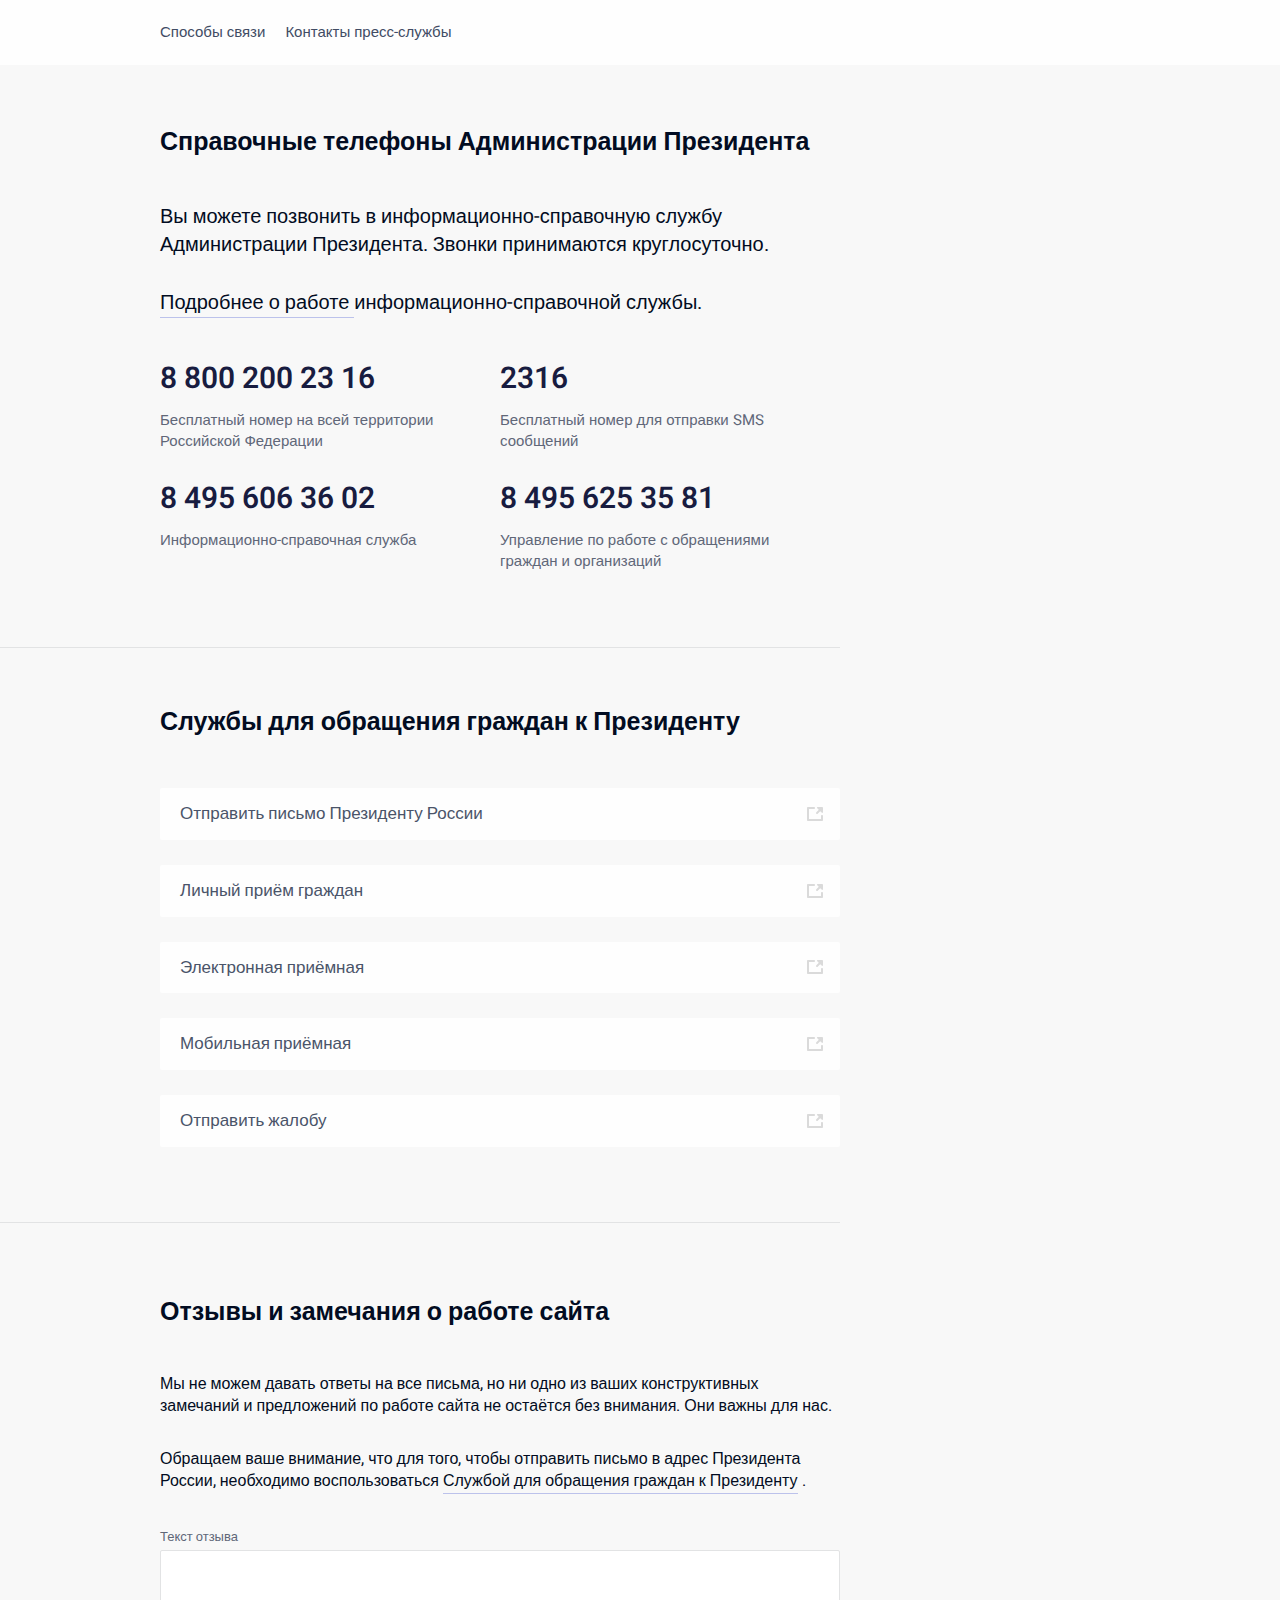
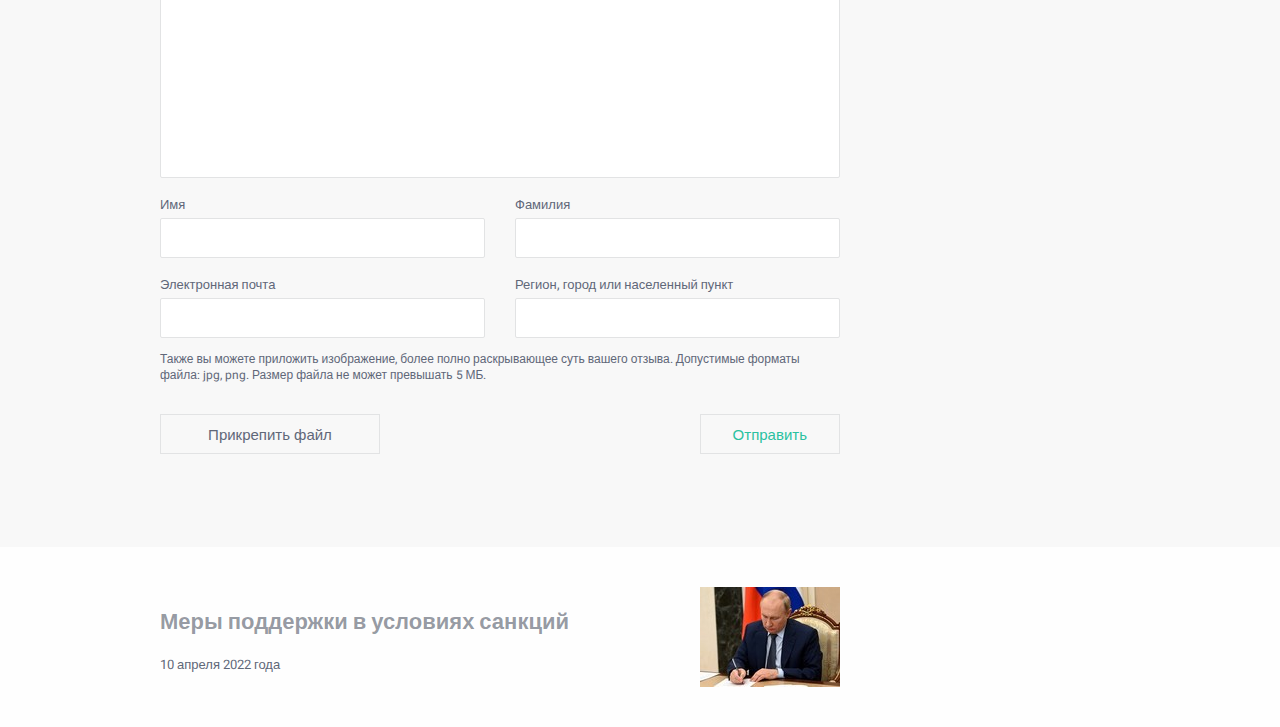
<file: index.html>
<!DOCTYPE html>
<html lang="ru">
<head>
    <meta charset="UTF-8">
    <meta http-equiv="X-UA-Compatible" content="IE=edge">
    <meta name="viewport" content="width=device-width, initial-scale=1.0">
    <title>Контакты</title>

    <link rel="stylesheet" href="./css/main.css">

    <link rel="preconnect" href="https://fonts.googleapis.com">
    <link rel="preconnect" href="https://fonts.gstatic.com" crossorigin>
    <link href="https://fonts.googleapis.com/css2?family=Heebo:wght@100;200;300;400;500;600&display=swap" rel="stylesheet">
</head>
<body>

    <div class="top-block">
        <div class="top-block__container">
            <ul>
                <li><a href="./index.html">Способы связи</a></li>
                <li><a href="./press.html">Контакты пресс-службы</a></li>
            </ul>
        </div>
    </div>

    <main class="contacts-page">
        <div class="contacts-page__container">

            <section class="contacts">
    
                <div class="contacts__title">
                    <h2 class="main-title">Справочные телефоны Администрации Президента</h2>
                </div>
    
                <div class="contacts__text">
                    <p>Вы можете позвонить в информационно-справочную службу Администрации Президента. Звонки принимаются круглосуточно.</p>
                    <p> <a href="#">Подробнее о работе </a>информационно-справочной службы.</p>
                </div>
    
                <div class="contacts__row">
                    <div class="contacts-item">
                        <a href="tel:88002002316" rel="contact" itemprop="telephone">8&nbsp;800&nbsp;200&nbsp;23&nbsp;16</a>
                        <p>Бесплатный номер на всей территории Российской Федерации</p>
                    </div>
                    <div class="contacts-item">
                        <a href="sms:2316" rel="contact" itemprop="telephone">2316</a>
                        <p>Бесплатный номер для отправки SMS сообщений</p>
                    </div>
                    <div class="contacts-item">
                        <a href="tel:+74956063602" rel="contact" itemprop="telephone">8&nbsp;495&nbsp;606&nbsp;36&nbsp;02</a>
                        <p>Информационно-справочная служба</p>
                    </div>
                    <div class="contacts-item">
                        <a href="tel:+74956253581" rel="contact" itemprop="telephone">8&nbsp;495&nbsp;625&nbsp;35&nbsp;81</a>
                        <p>Управление по работе с обращениями граждан и организаций</p>
                    </div>
                </div>
    
            </section>
    
            <div class="separate"></div>

            <section class="official-services" id="infoPhones">
    
                <div class="official-services__title">
                    <div class="main-title">Службы для обращения граждан к Президенту</div>
                </div>
    
                <ul class="official-services__links">
                    <li><a href="#">Отправить письмо Президенту России</a></li>
                    <li><a href="#">Личный приём граждан</a></li>
                    <li><a href="#">Электронная приёмная</a></li>
                    <li><a href="#">Мобильная приёмная</a></li>
                    <li><a href="#">Отправить жалобу</a></li>
                </ul>

            </section>

            <div class="separate"></div>
    
            <section class="feedback">

                <div class="feedback__title">
                    <div class="main-title">Отзывы и замечания о работе сайта</div>
                </div>

                <form method="POST" novalidate class="feedback-form">

                    <div class="feedback-form__text">
                        <p>Мы не можем давать ответы на все письма, но ни одно из ваших конструктивных замечаний и предложений по работе сайта не остаётся без внимания. Они важны для нас.</p>
                        <p>Обращаем ваше внимание, что для того, чтобы отправить письмо в адрес Президента России, необходимо воспользоваться <a href="#infoPhones">Службой для обращения граждан к Президенту</a> .</p>
                    </div>

                    <div class="feedback-form__group">

                        <div class="feedback-form__row">
                            <label>Текст отзыва
                                <textarea name="message" id="" cols="30" rows="10" required></textarea>
                            </label>
                            
                        </div>
    
                        <div class="feedback-form__row">
                            <label>Имя
                                <input type="text" name="firstname" required>
                            </label>
                            <label>Фамилия
                                <input type="text" name="lastname" required>
                            </label>
                        </div>
    
                        <div class="feedback-form__row">
                            <label>Электронная почта
                                <input type="email" name="email" required>
                            </label>
                            <label>Регион, город или населенный пункт
                                <input type="text" name="city" required>
                            </label>
                        </div>
    
                    </div>

                    <div class="feedback-form__description">
                        <p>Также вы можете приложить изображение, более полно раскрывающее суть вашего отзыва. Допустимые форматы файла: jpg, png. Размер файла не может превышать 5 МБ.</p>
                    </div>

                    <div class="feedback-form__row">
                        <label class="border-btn">Прикрепить файл
                            <input type="file" name="file" accept=".png, .jpg, .jpeg">
                        </label>
                        <button type="submit" class="border-btn">Отправить</button>
                    </div>

                </form>

            </section>
    
        </div>
    </main>

    <div class="promoted">
        <div class="promoted__container">
            <a href="#" class="promoted__wrapper">
                <div class="promoted__block">
                    <div class="promoted__content">
                        <h3 class="promoted__title">Меры поддержки в условиях санкций</h3>
                        <span>10 апреля 2022 года</span>
                    </div>
                    <img src="./img/promoted/putin.jpg" alt="putin typing...">
                </div>
            </a>
        </div>
    </div>

</body>
</html>
</file>
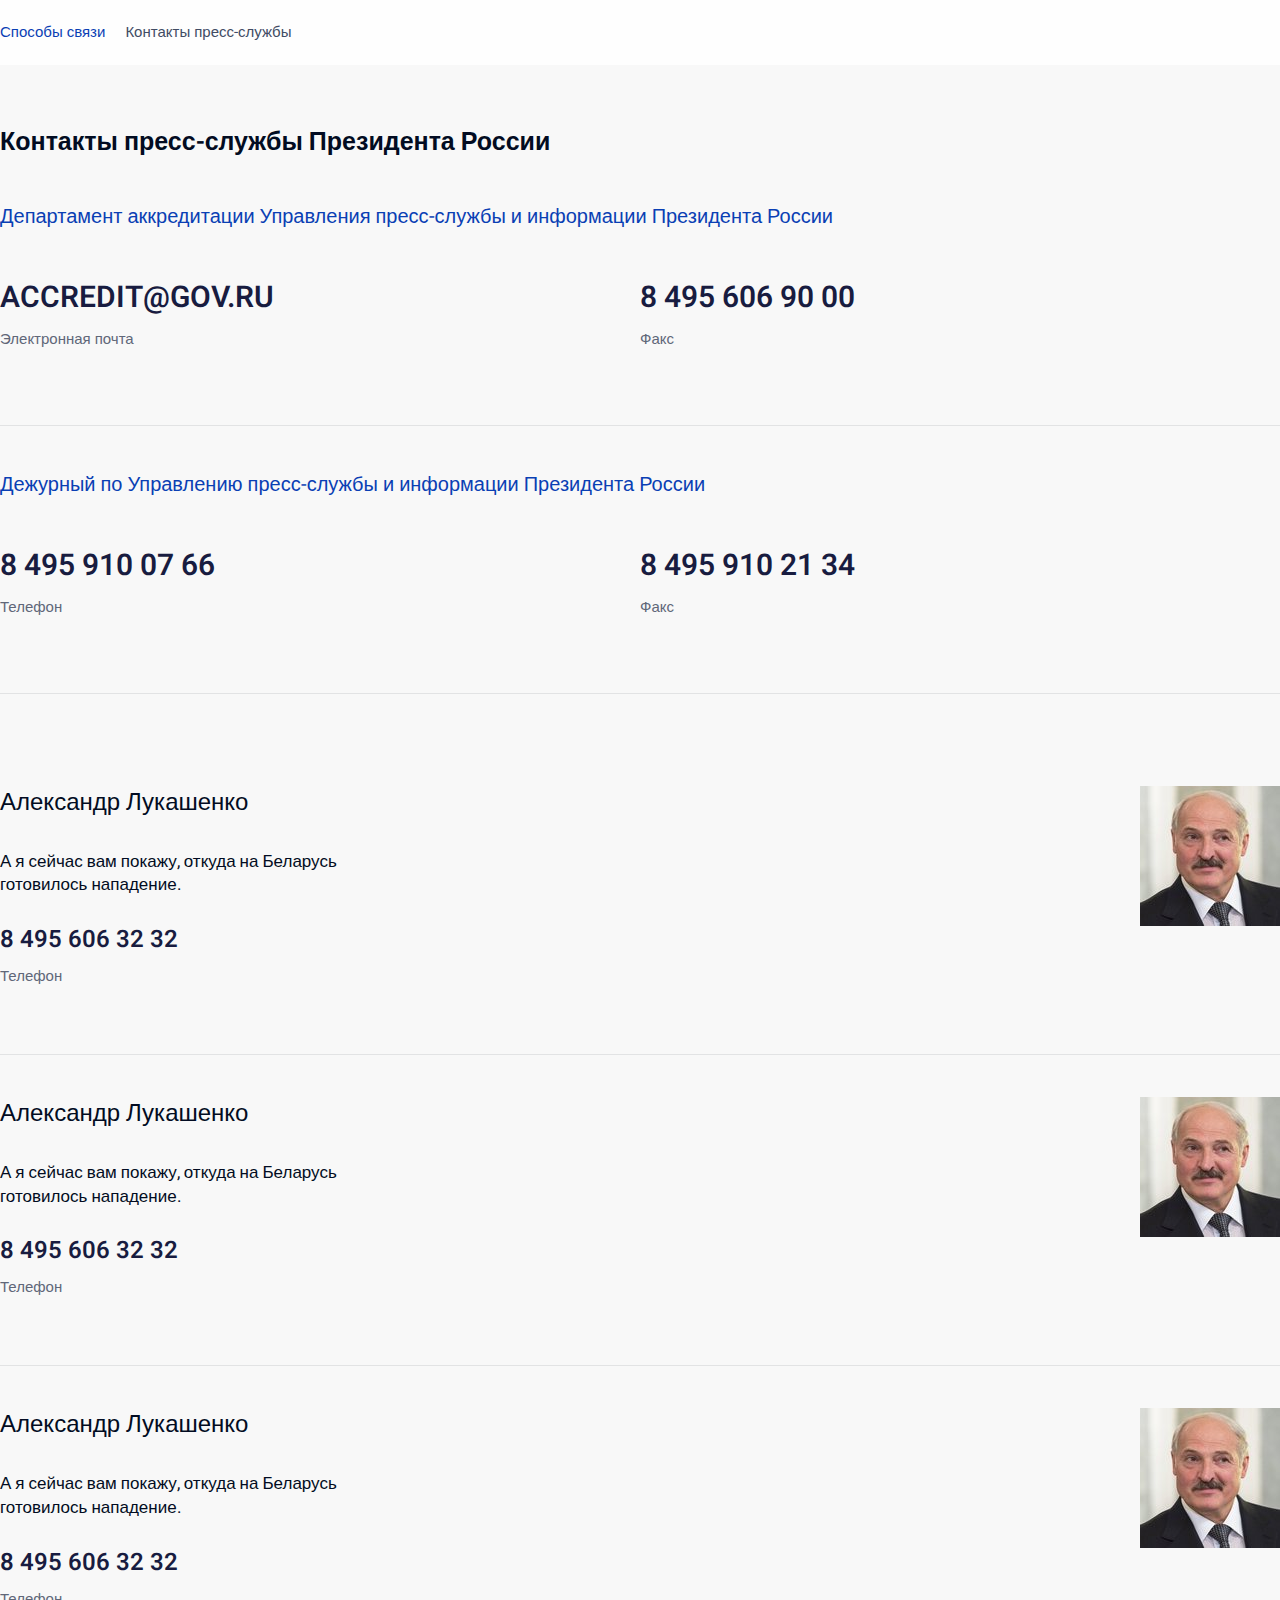
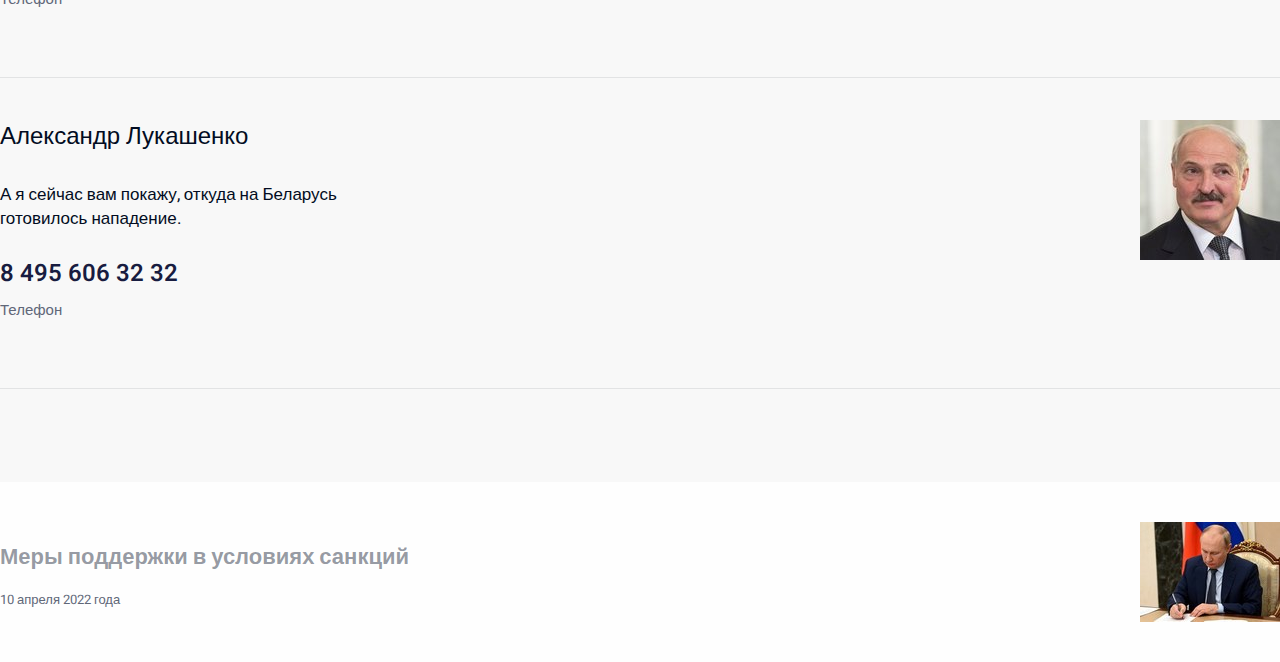
<file: press.html>
<!DOCTYPE html>
<html lang="ru">
<head>
    <meta charset="UTF-8">
    <meta http-equiv="X-UA-Compatible" content="IE=edge">
    <meta name="viewport" content="width=device-width, initial-scale=1.0">
    <title>Контакты</title>

    <link rel="stylesheet" href="./css/main.css">

    <link rel="preconnect" href="https://fonts.googleapis.com">
    <link rel="preconnect" href="https://fonts.gstatic.com" crossorigin>
    <link href="https://fonts.googleapis.com/css2?family=Heebo:wght@100;200;300;400;500;600&display=swap" rel="stylesheet">
</head>
<body>

    <div class="top-block">
        <div class="top-block__content">
            <ul>
                <li><a href="./index.html">Способы связи</a></li>
                <li><a href="./press.html">Контакты пресс-службы</a></li>
            </ul>
        </div>
    </div>

    <main class="contacts-page">
        <div class="contacts-page__content">

            <h2 class="main-title">Контакты пресс-службы Президента России</h2>

            <section class="contacts">
                <h3 class="blue-title">Департамент аккредитации Управления пресс-службы и информации Президента России</h3>
                <div class="contacts__row">
                    <div class="contacts-item">
                        <a href="mailto:accredit@gov.ru">accredit@gov.ru</a>
                        <p>Электронная почта</p>
                    </div>
                    <div class="contacts-item">
                        <a href="fax:+74956069000" rel="contact">8&nbsp;495&nbsp;606&nbsp;90&nbsp;00</a>
                        <p>Факс</p>
                    </div>
                </div>
            </section>
            
            <div class="separate"></div>

            <section class="contacts">
                <h3 class="blue-title">Дежурный по Управлению пресс-службы и информации Президента России</h3>
                <div class="contacts__row">
                    <div class="contacts-item">
                        <a href="tel:+74959100766" class="phone" rel="contact">8&nbsp;495&nbsp;910&nbsp;07&nbsp;66</a>
                        <p>Телефон</p>
                    </div>
                    <div class="contacts-item">
                        <a href="fax:+74959102134" class="phone notranslate" rel="contact">8&nbsp;495&nbsp;910&nbsp;21&nbsp;34</a>
                        <p>Факс</p>
                    </div>
                </div>
            </section>

            <div class="separate"></div>

            <section class="all-press">
                
                <div class="press-card">
                    <div class="press-card__content">
                        <h4>Александр Лукашенко</h4>
                        <p>А я сейчас вам покажу, откуда на Беларусь готовилось нападение.</p>
                        <div class="contacts-item">
                            <a href="tel:+74956063232" class="phone notranslate" rel="contact">8&nbsp;495&nbsp;606&nbsp;32&nbsp;32</a>
                            <p>Телефон</p>
                        </div>
                    </div>
                    <img src="./img/press-cards/lukashenko.jpg" alt="">
                </div>

                <div class="press-card">
                    <div class="press-card__content">
                        <h4>Александр Лукашенко</h4>
                        <p>А я сейчас вам покажу, откуда на Беларусь готовилось нападение.</p>
                        <div class="contacts-item">
                            <a href="tel:+74956063232" class="phone notranslate" rel="contact">8&nbsp;495&nbsp;606&nbsp;32&nbsp;32</a>
                            <p>Телефон</p>
                        </div>
                    </div>
                    <img src="./img/press-cards/lukashenko.jpg" alt="">
                </div>

                <div class="press-card">
                    <div class="press-card__content">
                        <h4>Александр Лукашенко</h4>
                        <p>А я сейчас вам покажу, откуда на Беларусь готовилось нападение.</p>
                        <div class="contacts-item">
                            <a href="tel:+74956063232" class="phone notranslate" rel="contact">8&nbsp;495&nbsp;606&nbsp;32&nbsp;32</a>
                            <p>Телефон</p>
                        </div>
                    </div>
                    <img src="./img/press-cards/lukashenko.jpg" alt="">
                </div>

                <div class="press-card">
                    <div class="press-card__content">
                        <h4>Александр Лукашенко</h4>
                        <p>А я сейчас вам покажу, откуда на Беларусь готовилось нападение.</p>
                        <div class="contacts-item">
                            <a href="tel:+74956063232" class="phone notranslate" rel="contact">8&nbsp;495&nbsp;606&nbsp;32&nbsp;32</a>
                            <p>Телефон</p>
                        </div>
                    </div>
                    <img src="./img/press-cards/lukashenko.jpg" alt="">
                </div>

            </section>
        </div>
    </main>

    <div class="promoted">
        <a href="#" class="promoted__wrapper">
            <div class="promoted__block">
                <div class="promoted__content">
                    <h3 class="promoted__title">Меры поддержки в условиях санкций</h3>
                    <span>10 апреля 2022 года</span>
                </div>
                <img src="./img/promoted/putin.jpg" alt="putin typing...">
            </div>
        </a>
    </div>

</body>
</html>
</file>
<file: css/main.css>
/* Default styles */
* {
  padding: 0px;
  margin: 0px;
  border: 0px;
}

*,
*:before,
*:after {
  -webkit-box-sizing: border-box;
  box-sizing: border-box;
}

html {
  scroll-behavior: smooth;
}

:focus,
:active {
  outline: none;
}

input,
input:focus,
input:active,
select,
select:focus,
select:active,
textarea,
textarea:focus,
textarea:active,
input[type="text"],
input[type="password"],
input[type="datetime"],
input[type="datetime-local"],
input[type="date"],
input[type="month"],
input[type="time"],
input[type="week"],
input[type="number"],
input[type="email"],
input[type="url"],
input[type="search"],
input[type="tel"],
input[type="color"],
button {
  -webkit-appearance: none !important;
  -moz-appearance: none !important;
  appearance: none !important;
  -webkit-tap-highlight-color: transparent;
  border-radius: 0px;
  outline: none;
  -webkit-box-shadow: none !important;
          box-shadow: none !important;
  font-size: inherit;
}

@media screen and (-webkit-min-device-pixel-ratio: 0) and (max-device-width: 1024px) {
  input,
  input:focus,
  input:active,
  select,
  select:focus,
  select:active,
  textarea,
  textarea:focus,
  textarea:active,
  input[type="text"],
  input[type="password"],
  input[type="datetime"],
  input[type="datetime-local"],
  input[type="date"],
  input[type="month"],
  input[type="time"],
  input[type="week"],
  input[type="number"],
  input[type="email"],
  input[type="url"],
  input[type="search"],
  input[type="tel"],
  input[type="color"],
  button {
    -webkit-appearance: none !important;
    -moz-appearance: none !important;
    appearance: none !important;
    -webkit-tap-highlight-color: transparent;
    border-radius: 0px;
    outline: none;
    -webkit-box-shadow: none !important;
            box-shadow: none !important;
    font-size: inherit;
  }
}
input[type="radio"],
input[type="checkbox"] {
  -webkit-appearance: none;
  -moz-appearance: none;
  appearance: none;
  border: none;
}

input:checked {
  -webkit-appearance: none;
  -moz-appearance: none;
  appearance: none;
}

a:focus,
a:active {
  outline: none;
}

aside,
nav,
footer,
header,
section {
  display: block;
}

html,
body {
  height: 100%;
}

body {
  font-family: "Heebo", sans-serif;
  line-height: 1.4;
  color: #020c22;
  font-weight: 400;
  -ms-text-size-adjust: 100%;
  -moz-text-size-adjust: 100%;
  -webkit-text-size-adjust: 100%;
}

input::-ms-clear {
  display: none;
}

button {
  cursor: pointer;
}

button::-moz-focus-inner {
  padding: 0;
  border: 0;
}

a,
a:visited {
  text-decoration: none;
}

a:hover {
  text-decoration: none;
}

ul li {
  list-style: none;
}

img {
  vertical-align: top;
}

h1,
h2,
h3,
h4,
h5,
h6 {
  font-weight: inherit;
  font-size: inherit;
}

[class*="__container"] {
  max-width: 1200px;
  padding: 0 20px;
  margin: 0 auto;
}

.border-btn {
  display: inline-block;
  position: relative;
  padding-left: 32px;
  padding-right: 32px;
  font-size: 15px;
  height: 40px;
  line-height: 40px;
  text-align: center;
  color: #2ac1a0;
  background-color: #f8f8f8;
  border: 1px solid #e2e3e4;
}
.border-btn:active {
  background: #dadada;
}
.border-btn:hover, .border-btn:focus {
  border-color: #28dcb4;
  -webkit-transition: border-color 0.4s cubic-bezier(0.23, 1, 0.32, 1), background 0.4s cubic-bezier(0.23, 1, 0.32, 1);
  transition: border-color 0.4s cubic-bezier(0.23, 1, 0.32, 1), background 0.4s cubic-bezier(0.23, 1, 0.32, 1);
}

.main-title {
  font-size: 25px;
  font-weight: 600;
  line-height: 1.2;
}

.contacts-page .blue-title {
  padding-top: 45px;
  margin-bottom: 45px;
  font-size: 20px;
  color: #0a3fb4;
}

.top-block {
  position: fixed;
  width: 100%;
  background-color: #fefefe;
  z-index: 101;
}
.top-block ul {
  display: -webkit-box;
  display: -ms-flexbox;
  display: flex;
  -webkit-box-pack: start;
      -ms-flex-pack: start;
          justify-content: flex-start;
}
.top-block li:not(:last-child) {
  margin-right: 20px;
}

.top-block li a {
  display: block;
  padding-top: 22px;
  padding-bottom: 22px;
  font-size: 15px;
  color: #414c64;
  -webkit-transition: color 1.4s cubic-bezier(0.23, 1, 0.32, 1);
  transition: color 1.4s cubic-bezier(0.23, 1, 0.32, 1);
}
.top-block li a:hover {
  color: #0a3fb4;
}

.contacts__title {
  margin-bottom: 45px;
}
.contacts__text {
  margin-bottom: 40px;
  font-size: 20px;
}

.contacts__text > * + * {
  margin-top: 30px;
}

.contacts__row {
  display: -webkit-box;
  display: -ms-flexbox;
  display: flex;
  -ms-flex-wrap: wrap;
      flex-wrap: wrap;
  row-gap: 25px;
}

.contacts-item {
  width: 50%;
}
@media screen and (max-width: 730px) {
  .contacts-item {
    width: 100%;
  }
}
.contacts-item a {
  display: block;
  margin-bottom: 8px;
  font-size: 30px;
  font-weight: 600;
  line-height: 1.5;
  color: #181c40;
  text-transform: uppercase;
}
.contacts-item p {
  max-width: 320px;
  font-size: 15px;
  color: #606778;
}

.official-services {
  padding-top: 60px;
}
.official-services__title {
  margin-bottom: 50px;
}
.official-services__links li {
  font-size: 17px;
}
.official-services__links li:not(:last-child) {
  margin-bottom: 25px;
}
.official-services__links a {
  display: block;
  position: relative;
  font-weight: 300;
  padding: 14px 80px 14px 20px;
  color: #4a5469;
  background-color: #fefefe;
  border-radius: 2px;
  transition: color 1.4s cubic-bezier(0.23, 1, 0.32, 1), box-shadow 1.4s cubic-bezier(0.23, 1, 0.32, 1), -webkit-box-shadow 1.4s cubic-bezier(0.23, 1, 0.32, 1);
}
.official-services__links a:hover {
  color: #0a3fb4;
  -webkit-box-shadow: 0 4px 4px 0 rgba(9, 63, 179, 0.077), 0 8px 18px 2px rgba(2, 11, 34, 0.066);
          box-shadow: 0 4px 4px 0 rgba(9, 63, 179, 0.077), 0 8px 18px 2px rgba(2, 11, 34, 0.066);
}
.official-services__links a::after {
  content: ' ';
  display: block;
  position: absolute;
  top: 50%;
  right: 17px;
  -webkit-transform: translateY(-50%);
          transform: translateY(-50%);
  background-image: url("../img/svg/external.svg");
  background-repeat: no-repeat;
  width: 16px;
  height: 14px;
  -webkit-transition: right 0.4s cubic-bezier(0.23, 1, 0.32, 1), background 0.4s cubic-bezier(0.23, 1, 0.32, 1);
  transition: right 0.4s cubic-bezier(0.23, 1, 0.32, 1), background 0.4s cubic-bezier(0.23, 1, 0.32, 1);
}
.official-services__links a:hover::after {
  background-image: url("../img/svg/external_hover.svg");
}

.feedback {
  padding-top: 75px;
}
.feedback__title {
  margin-bottom: 45px;
}

.feedback-form__text p {
  margin-bottom: 30px;
  font-size: 16px;
}
.feedback-form__description {
  margin-bottom: 30px;
  font-size: 12px;
  color: #606778;
}
.feedback-form__row {
  display: -webkit-box;
  display: -ms-flexbox;
  display: flex;
  -webkit-box-pack: justify;
      -ms-flex-pack: justify;
          justify-content: space-between;
}
@media screen and (max-width: 730px) {
  .feedback-form__row {
    -ms-flex-wrap: wrap;
        flex-wrap: wrap;
  }
}
.feedback-form label,
.feedback-form textarea,
.feedback-form input {
  display: block;
  width: 100%;
}
.feedback-form textarea,
.feedback-form input {
  padding: 8px;
  font-size: 15px;
  line-height: 21px;
  color: #020c22;
  border: 1px solid #e2e3e4;
  border-radius: 2px;
  -webkit-transition: border-color 0.4s cubic-bezier(0.23, 1, 0.32, 1), background 0.4s cubic-bezier(0.23, 1, 0.32, 1);
  transition: border-color 0.4s cubic-bezier(0.23, 1, 0.32, 1), background 0.4s cubic-bezier(0.23, 1, 0.32, 1);
}
.feedback-form textarea:hover, .feedback-form textarea:focus,
.feedback-form input:hover,
.feedback-form input:focus {
  border-color: #28dcb4;
  -webkit-transition: border-color 0.4s cubic-bezier(0.23, 1, 0.32, 1), background 0.4s cubic-bezier(0.23, 1, 0.32, 1);
  transition: border-color 0.4s cubic-bezier(0.23, 1, 0.32, 1), background 0.4s cubic-bezier(0.23, 1, 0.32, 1);
}
.feedback-form input {
  height: 40px;
  line-height: 40px;
}
.feedback-form textarea {
  resize: none;
}
.feedback-form label {
  line-height: 27px;
  font-size: 13px;
  color: #606778;
}

.feedback-form__group .feedback-form__row {
  margin-bottom: 13px;
}

.feedback-form__row > label + label {
  margin-left: 30px;
}
@media screen and (max-width: 730px) {
  .feedback-form__row > label + label {
    margin-left: 0;
    margin-top: 13px;
  }
}

.feedback-form label.border-btn {
  max-width: 220px;
  font-size: 15px;
  color: #606778;
  height: 40px;
  line-height: 40px;
}
@media screen and (max-width: 730px) {
  .feedback-form label.border-btn {
    max-width: 100%;
    margin-bottom: 40px;
  }
}
.feedback-form label.border-btn input {
  position: absolute;
  top: 0;
  left: 0;
  width: 0;
  opacity: 0;
  visibility: hidden;
}
.feedback-form label.border-btn:hover, .feedback-form label.border-btn:focus {
  color: #0a3fb4;
  border-color: #0a3fb4;
}

@media screen and (max-width: 730px) {
  .feedback-form .border-btn {
    width: 100%;
  }
}

.promoted {
  padding-top: 40px;
  padding-bottom: 40px;
  background-color: #fefefe;
}
@media screen and (max-width: 730px) {
  .promoted {
    display: none;
  }
}
.promoted__block {
  display: -webkit-box;
  display: -ms-flexbox;
  display: flex;
  -webkit-box-pack: justify;
      -ms-flex-pack: justify;
          justify-content: space-between;
}
.promoted__title {
  padding-top: 20px;
  margin-bottom: 15px;
  font-size: 22px;
  font-weight: 600;
  color: #020c226d;
  -webkit-transition: color 1.4s cubic-bezier(0.23, 1, 0.32, 1);
  transition: color 1.4s cubic-bezier(0.23, 1, 0.32, 1);
}
.promoted__content span {
  font-size: 13px;
  color: #606778;
  -webkit-transition: color 1.4s cubic-bezier(0.23, 1, 0.32, 1);
  transition: color 1.4s cubic-bezier(0.23, 1, 0.32, 1);
}

.promoted__wrapper:hover .promoted__title {
  color: #0a3fb4;
  -webkit-transition: all 0.4s cubic-bezier(0.23, 1, 0.32, 1);
  transition: all 0.4s cubic-bezier(0.23, 1, 0.32, 1);
}
.promoted__wrapper:hover .promoted__content span {
  color: #020c22;
  -webkit-transition: all 0.4s cubic-bezier(0.23, 1, 0.32, 1);
  transition: all 0.4s cubic-bezier(0.23, 1, 0.32, 1);
}

.all-press {
  padding-top: 50px;
}

.press-card {
  display: -webkit-box;
  display: -ms-flexbox;
  display: flex;
  -webkit-box-pack: justify;
      -ms-flex-pack: justify;
          justify-content: space-between;
  padding-top: 42px;
  padding-bottom: 42px;
  border-bottom: 1px solid #e2e3e4;
}
.press-card img {
  max-height: 140px;
  max-width: 140px;
}
@media screen and (max-width: 560px) {
  .press-card img {
    display: none;
  }
}

.press-card__content {
  max-width: 400px;
}
.press-card__content h4 {
  margin-bottom: 30px;
  font-size: 24px;
  color: #020c22;
}
.press-card__content p {
  margin-bottom: 25px;
  font-size: 17px;
}
.press-card__content .contacts-item a {
  font-size: 24px;
}
.press-card__content .contacts-item p {
  font-size: 15px;
}

.contacts-page__container,
.top-block__container,
.promoted__container {
  margin-left: 140px;
  max-width: 720px;
  padding-left: 20px;
  padding-right: 20px;
}
@media screen and (max-width: 990px) {
  .contacts-page__container,
  .top-block__container,
  .promoted__container {
    margin-left: auto;
  }
}
@media screen and (max-width: 730px) {
  .contacts-page__container,
  .top-block__container,
  .promoted__container {
    max-width: 700px;
  }
}

.contacts-page {
  padding-top: 128px;
  padding-bottom: 93px;
  background-color: #f8f8f8;
}
@media screen and (max-width: 730px) {
  .contacts-page {
    padding-bottom: 30px;
  }
}
.contacts-page section:not(:last-child) {
  padding-bottom: 75px;
}
.contacts-page [class*="__text"] a {
  color: #020c22;
  border-bottom: 1px solid #bcc2eb;
  -webkit-transition: border-color 0.4s cubic-bezier(0.23, 1, 0.32, 1);
  transition: border-color 0.4s cubic-bezier(0.23, 1, 0.32, 1);
}
.contacts-page [class*="__text"] a:hover {
  border-color: #0a3fb4;
  -webkit-transition: border-color 0.4s cubic-bezier(0.23, 1, 0.32, 1);
  transition: border-color 0.4s cubic-bezier(0.23, 1, 0.32, 1);
}
.contacts-page .separate {
  margin-left: -50%;
  border-top: 1px solid #e2e3e4;
}
@media screen and (max-width: 730px) {
  .contacts-page .separate {
    margin-left: 0;
  }
}

/*# sourceMappingURL=main.css.map */
</file>
